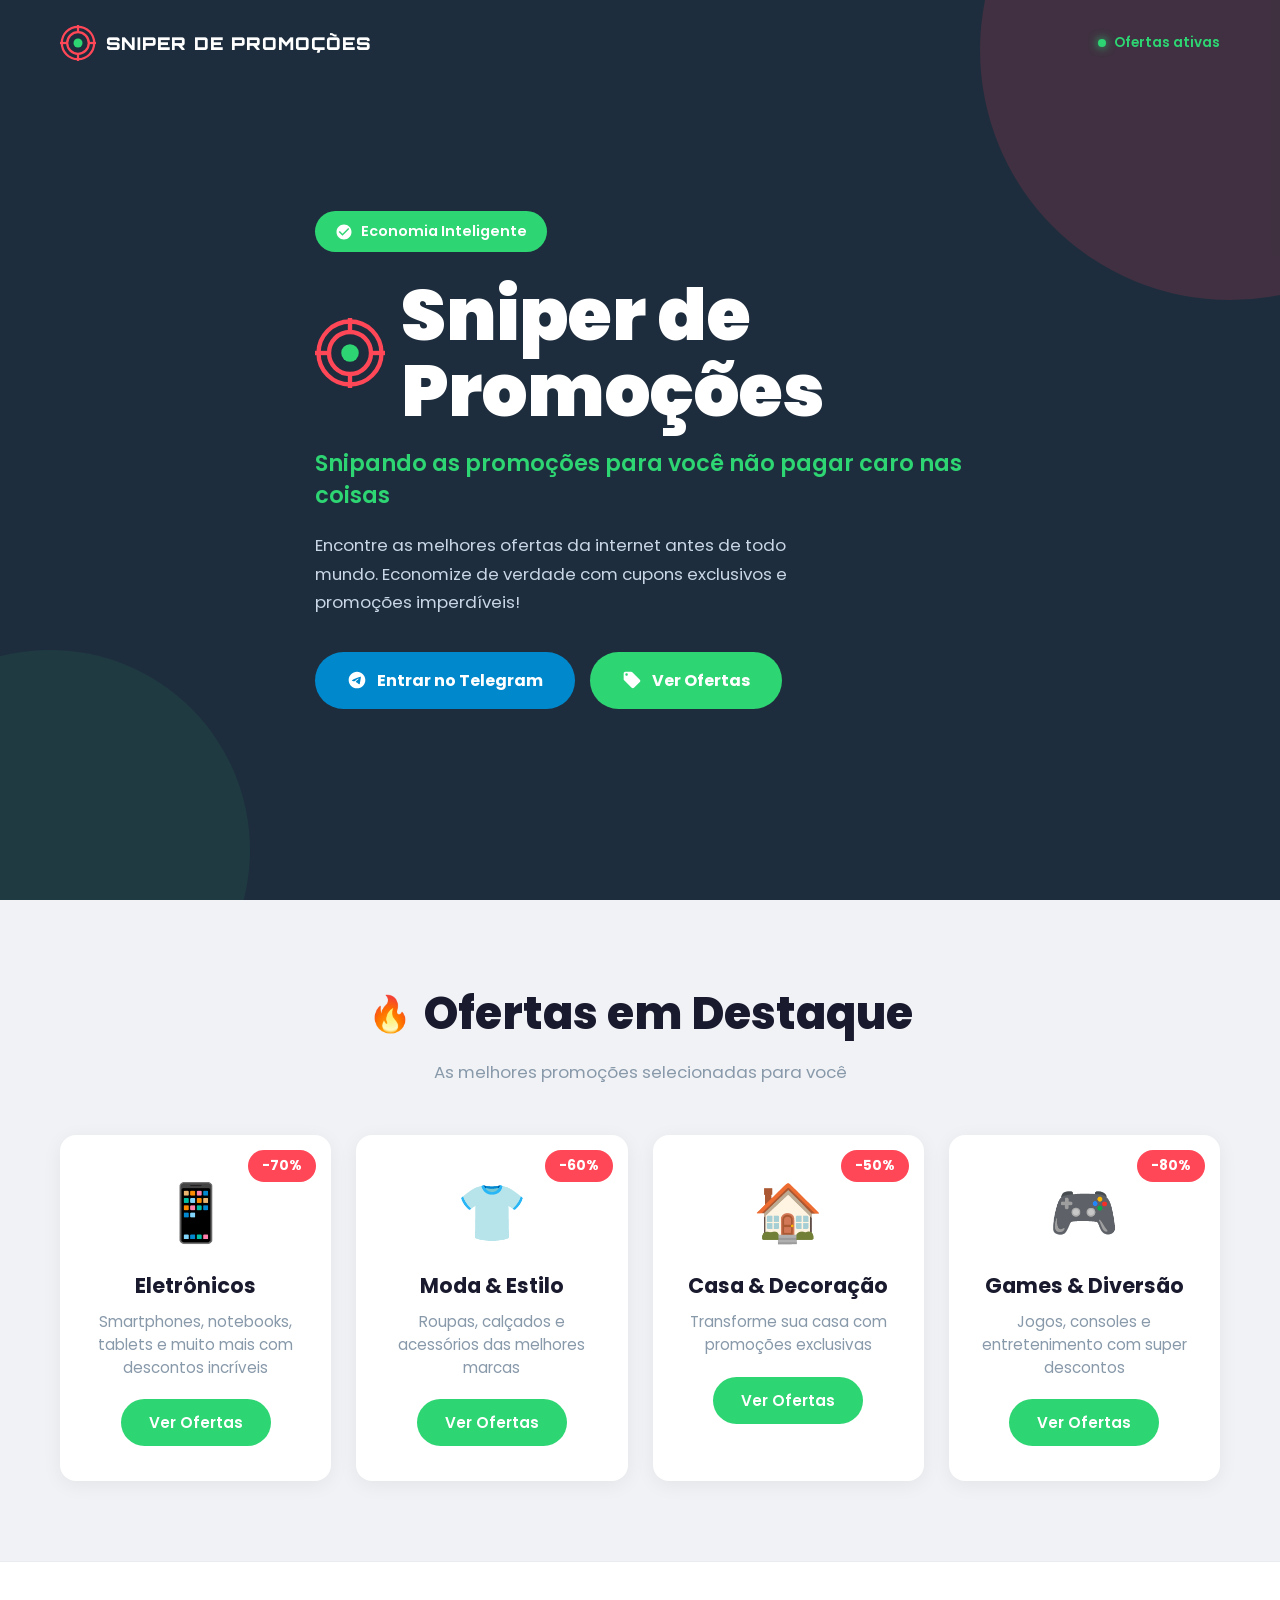
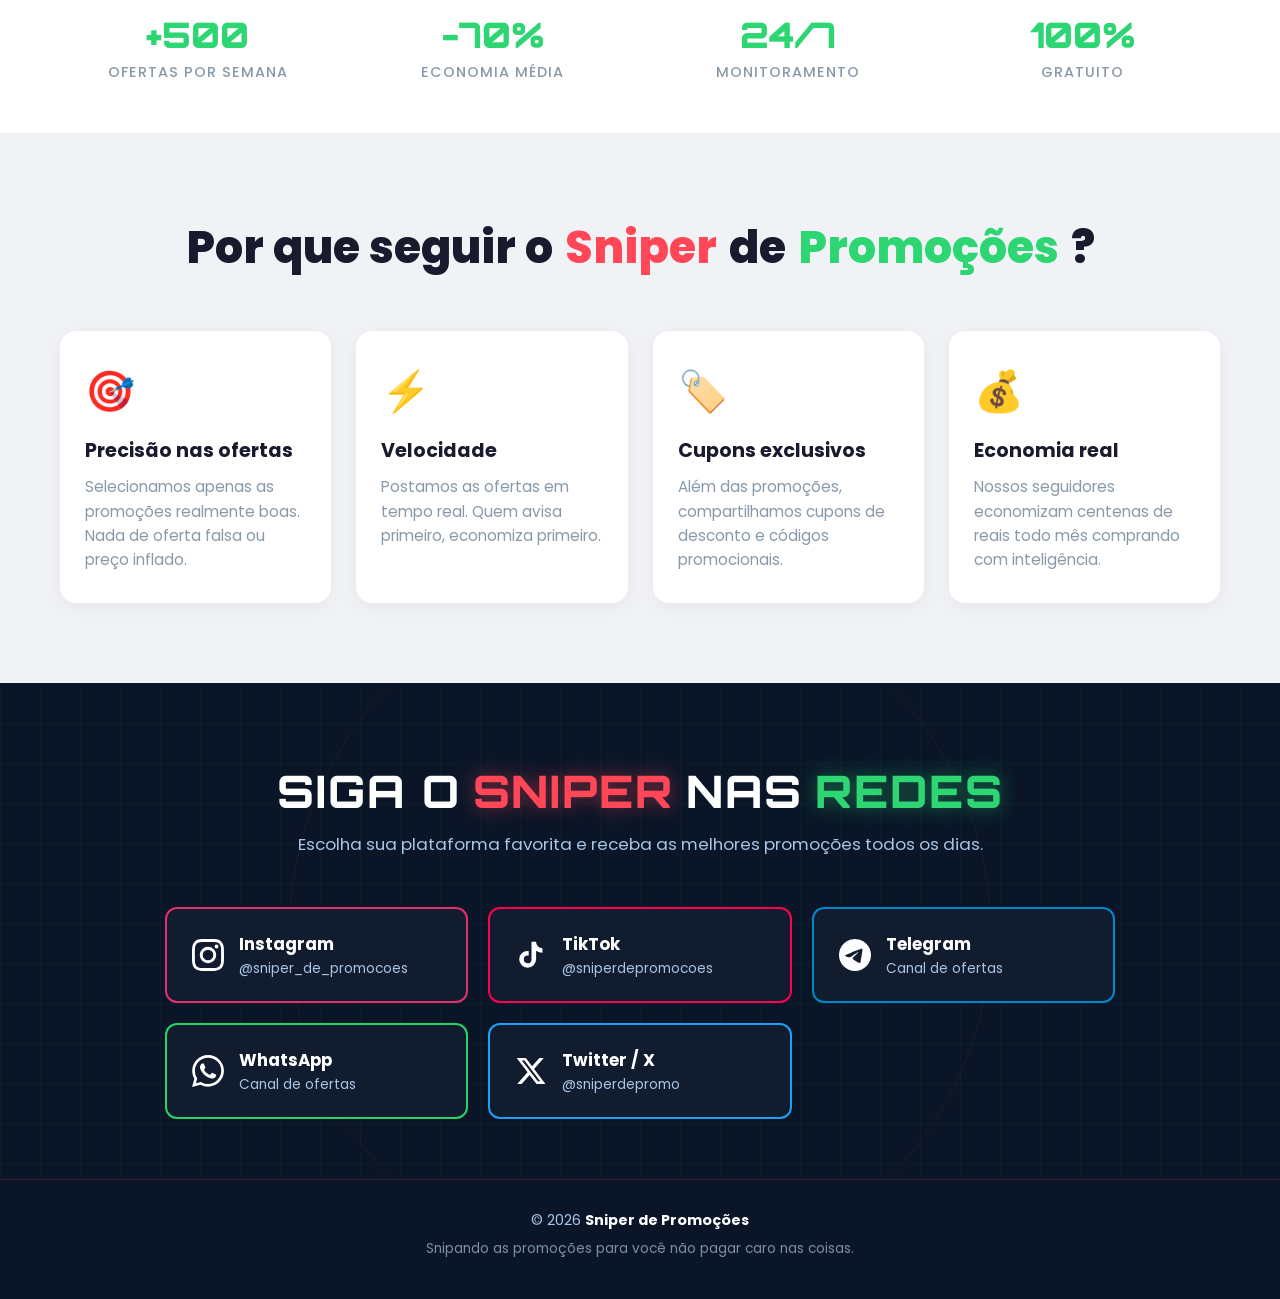
<file: index.html>
<!DOCTYPE html>
<html lang="pt-BR">
<head>
    <meta charset="UTF-8">
    <meta name="viewport" content="width=device-width, initial-scale=1.0">
    <title>Sniper de Promoções | Snipando as melhores ofertas</title>
    <meta name="description" content="Snipando as promoções para você não pagar caro nas coisas. As melhores ofertas reunidas em um só lugar.">
    <link rel="preconnect" href="https://fonts.googleapis.com">
    <link href="https://fonts.googleapis.com/css2?family=Poppins:wght@400;500;600;700;800;900&family=Orbitron:wght@700;900&display=swap" rel="stylesheet">
    <link rel="stylesheet" href="style.css">
</head>
<body>

    <!-- HEADER -->
    <header>
        <div class="container header-inner">
            <div class="logo">
                <div class="logo-icon">
                    <svg viewBox="0 0 40 40" fill="none" xmlns="http://www.w3.org/2000/svg">
                        <circle cx="20" cy="20" r="18" stroke="#ff4757" stroke-width="2.5"/>
                        <circle cx="20" cy="20" r="12" stroke="#ff4757" stroke-width="2.5"/>
                        <circle cx="20" cy="20" r="5" fill="#2ed573"/>
                        <line x1="20" y1="0" x2="20" y2="8" stroke="#ff4757" stroke-width="2.5"/>
                        <line x1="20" y1="32" x2="20" y2="40" stroke="#ff4757" stroke-width="2.5"/>
                        <line x1="0" y1="20" x2="8" y2="20" stroke="#ff4757" stroke-width="2.5"/>
                        <line x1="32" y1="20" x2="40" y2="20" stroke="#ff4757" stroke-width="2.5"/>
                    </svg>
                </div>
                <span>SNIPER DE PROMOÇÕES</span>
            </div>
            <div class="nav-status">
                <div class="status-dot"></div>
                <span>Ofertas ativas</span>
            </div>
        </div>
    </header>

    <!-- HERO -->
    <section class="hero">
        <div class="container">
            <div class="hero-content">
                <div class="badge">
                    <svg class="badge-icon" viewBox="0 0 24 24" fill="white">
                        <path d="M12 2C6.48 2 2 6.48 2 12s4.48 10 10 10 10-4.48 10-10S17.52 2 12 2zm-2 15l-5-5 1.41-1.41L10 14.17l7.59-7.59L19 8l-9 9z"/>
                    </svg>
                    Economia Inteligente
                </div>

                <div class="hero-title-wrapper">
                    <div class="hero-logo">
                        <svg viewBox="0 0 40 40" fill="none" xmlns="http://www.w3.org/2000/svg">
                            <circle cx="20" cy="20" r="18" stroke="#ff4757" stroke-width="2.5"/>
                            <circle cx="20" cy="20" r="12" stroke="#ff4757" stroke-width="2.5"/>
                            <circle cx="20" cy="20" r="5" fill="#2ed573"/>
                            <line x1="20" y1="0" x2="20" y2="8" stroke="#ff4757" stroke-width="2.5"/>
                            <line x1="20" y1="32" x2="20" y2="40" stroke="#ff4757" stroke-width="2.5"/>
                            <line x1="0" y1="20" x2="8" y2="20" stroke="#ff4757" stroke-width="2.5"/>
                            <line x1="32" y1="20" x2="40" y2="20" stroke="#ff4757" stroke-width="2.5"/>
                        </svg>
                    </div>
                    <h1>Sniper de<br>Promoções</h1>
                </div>

                <p class="slogan">Snipando as promoções para você não pagar caro nas coisas</p>

                <p class="hero-description">
                    Encontre as melhores ofertas da internet antes de todo mundo.
                    Economize de verdade com cupons exclusivos e promoções imperdíveis!
                </p>

                <div class="cta-group">
                    <a href="https://t.me/SniperDePromocoes" target="_blank" class="btn-primary">
                        <svg viewBox="0 0 24 24" fill="white">
                            <path d="M12 2C6.48 2 2 6.48 2 12s4.48 10 10 10 10-4.48 10-10S17.52 2 12 2zm4.64 6.8c-.15 1.58-.8 5.42-1.13 7.19-.14.75-.42 1-.68 1.03-.58.05-1.02-.38-1.58-.75-.88-.58-1.38-.94-2.23-1.5-.99-.65-.35-1.01.22-1.59.15-.15 2.71-2.48 2.76-2.69a.2.2 0 00-.05-.18c-.06-.05-.14-.03-.21-.02-.09.02-1.49.95-4.22 2.79-.4.27-.76.41-1.08.4-.36-.01-1.04-.2-1.55-.37-.63-.2-1.12-.31-1.08-.66.02-.18.27-.36.74-.55 2.92-1.27 4.86-2.11 5.83-2.51 2.78-1.16 3.35-1.36 3.73-1.36.08 0 .27.02.39.12.1.08.13.19.14.27-.01.06.01.24 0 .38z"/>
                        </svg>
                        Entrar no Telegram
                    </a>
                    <a href="#ofertas" class="btn-secondary">
                        <svg viewBox="0 0 24 24" fill="white">
                            <path d="M21.41 11.58l-9-9C12.05 2.22 11.55 2 11 2H4c-1.1 0-2 .9-2 2v7c0 .55.22 1.05.59 1.42l9 9c.36.36.86.58 1.41.58.55 0 1.05-.22 1.41-.59l7-7c.37-.36.59-.86.59-1.41 0-.55-.23-1.06-.59-1.42zM5.5 7C4.67 7 4 6.33 4 5.5S4.67 4 5.5 4 7 4.67 7 5.5 6.33 7 5.5 7z"/>
                        </svg>
                        Ver Ofertas
                    </a>
                </div>
            </div>
        </div>
    </section>

    <!-- OFERTAS EM DESTAQUE -->
    <section class="ofertas" id="ofertas">
        <div class="container">
            <div class="section-header">
                <h2 class="section-title">
                    <span class="fire">🔥</span> Ofertas em Destaque
                </h2>
                <p class="section-subtitle">As melhores promoções selecionadas para você</p>
            </div>

            <div class="ofertas-grid">
                <div class="oferta-card">
                    <span class="oferta-badge">-70%</span>
                    <span class="oferta-icon">📱</span>
                    <h3>Eletrônicos</h3>
                    <p>Smartphones, notebooks, tablets e muito mais com descontos incríveis</p>
                    <a href="https://t.me/SniperDePromocoes" target="_blank" class="btn-oferta">Ver Ofertas</a>
                </div>

                <div class="oferta-card">
                    <span class="oferta-badge">-60%</span>
                    <span class="oferta-icon">👕</span>
                    <h3>Moda & Estilo</h3>
                    <p>Roupas, calçados e acessórios das melhores marcas</p>
                    <a href="https://t.me/SniperDePromocoes" target="_blank" class="btn-oferta">Ver Ofertas</a>
                </div>

                <div class="oferta-card">
                    <span class="oferta-badge">-50%</span>
                    <span class="oferta-icon">🏠</span>
                    <h3>Casa & Decoração</h3>
                    <p>Transforme sua casa com promoções exclusivas</p>
                    <a href="https://t.me/SniperDePromocoes" target="_blank" class="btn-oferta">Ver Ofertas</a>
                </div>

                <div class="oferta-card">
                    <span class="oferta-badge">-80%</span>
                    <span class="oferta-icon">🎮</span>
                    <h3>Games & Diversão</h3>
                    <p>Jogos, consoles e entretenimento com super descontos</p>
                    <a href="https://t.me/SniperDePromocoes" target="_blank" class="btn-oferta">Ver Ofertas</a>
                </div>
            </div>
        </div>
    </section>

    <!-- STATS -->
    <section class="stats">
        <div class="container">
            <div class="stats-grid">
                <div class="stat">
                    <div class="stat-number">+500</div>
                    <div class="stat-label">Ofertas por semana</div>
                </div>
                <div class="stat">
                    <div class="stat-number">-70%</div>
                    <div class="stat-label">Economia média</div>
                </div>
                <div class="stat">
                    <div class="stat-number">24/7</div>
                    <div class="stat-label">Monitoramento</div>
                </div>
                <div class="stat">
                    <div class="stat-number">100%</div>
                    <div class="stat-label">Gratuito</div>
                </div>
            </div>
        </div>
    </section>

    <!-- SOBRE -->
    <section class="sobre">
        <div class="container">
            <div class="section-header">
                <h2 class="section-title">
                    Por que seguir o <span style="color: var(--vermelho);">Sniper</span> de <span style="color: var(--verde);">Promoções</span>?
                </h2>
            </div>

            <div class="features">
                <div class="feature">
                    <div class="feature-icon">🎯</div>
                    <h3>Precisão nas ofertas</h3>
                    <p>Selecionamos apenas as promoções realmente boas. Nada de oferta falsa ou preço inflado.</p>
                </div>
                <div class="feature">
                    <div class="feature-icon">⚡</div>
                    <h3>Velocidade</h3>
                    <p>Postamos as ofertas em tempo real. Quem avisa primeiro, economiza primeiro.</p>
                </div>
                <div class="feature">
                    <div class="feature-icon">🏷️</div>
                    <h3>Cupons exclusivos</h3>
                    <p>Além das promoções, compartilhamos cupons de desconto e códigos promocionais.</p>
                </div>
                <div class="feature">
                    <div class="feature-icon">💰</div>
                    <h3>Economia real</h3>
                    <p>Nossos seguidores economizam centenas de reais todo mês comprando com inteligência.</p>
                </div>
            </div>
        </div>
    </section>

    <!-- REDES SOCIAIS -->
    <section class="redes" id="redes">
        <div class="container">
            <div class="section-header">
                <h2 class="section-title">
                    Siga o <span class="red">Sniper</span> nas <span class="green">Redes</span>
                </h2>
                <p class="section-subtitle">Escolha sua plataforma favorita e receba as melhores promoções todos os dias.</p>
            </div>

            <div class="social-grid">
                <!-- Instagram -->
                <a href="https://www.instagram.com/sniper_de_promocoes/" target="_blank" class="social-btn instagram">
                    <svg class="social-logo" viewBox="0 0 24 24" fill="white">
                        <path d="M12 2.163c3.204 0 3.584.012 4.85.07 3.252.148 4.771 1.691 4.919 4.919.058 1.265.069 1.645.069 4.849 0 3.205-.012 3.584-.069 4.849-.149 3.225-1.664 4.771-4.919 4.919-1.266.058-1.644.07-4.85.07-3.204 0-3.584-.012-4.849-.07-3.26-.149-4.771-1.699-4.919-4.92-.058-1.265-.07-1.644-.07-4.849 0-3.204.013-3.583.07-4.849.149-3.227 1.664-4.771 4.919-4.919 1.266-.057 1.645-.069 4.849-.069zM12 0C8.741 0 8.333.014 7.053.072 2.695.272.273 2.69.073 7.052.014 8.333 0 8.741 0 12c0 3.259.014 3.668.072 4.948.2 4.358 2.618 6.78 6.98 6.98C8.333 23.986 8.741 24 12 24c3.259 0 3.668-.014 4.948-.072 4.354-.2 6.782-2.618 6.979-6.98.059-1.28.073-1.689.073-4.948 0-3.259-.014-3.667-.072-4.947-.196-4.354-2.617-6.78-6.979-6.98C15.668.014 15.259 0 12 0zm0 5.838a6.162 6.162 0 100 12.324 6.162 6.162 0 000-12.324zM12 16a4 4 0 110-8 4 4 0 010 8zm6.406-11.845a1.44 1.44 0 100 2.881 1.44 1.44 0 000-2.881z"/>
                    </svg>
                    <div class="social-info">
                        <span class="social-name">Instagram</span>
                        <span class="social-handle">@sniper_de_promocoes</span>
                    </div>
                </a>

                <!-- TikTok -->
                <a href="https://www.tiktok.com/@sniperdepromocoes" target="_blank" class="social-btn tiktok">
                    <svg class="social-logo" viewBox="0 0 24 24" fill="white">
                        <path d="M19.59 6.69a4.83 4.83 0 01-3.77-4.25V2h-3.45v13.67a2.89 2.89 0 01-2.88 2.5 2.89 2.89 0 01-2.89-2.89 2.89 2.89 0 012.89-2.89c.28 0 .54.04.79.1v-3.5a6.37 6.37 0 00-.79-.05A6.34 6.34 0 003.15 15.2a6.34 6.34 0 006.34 6.34 6.34 6.34 0 006.34-6.34V8.73a8.19 8.19 0 004.76 1.52v-3.4a4.85 4.85 0 01-1-.16z"/>
                    </svg>
                    <div class="social-info">
                        <span class="social-name">TikTok</span>
                        <span class="social-handle">@sniperdepromocoes</span>
                    </div>
                </a>

                <!-- Telegram -->
                <a href="https://t.me/SniperDePromocoes" target="_blank" class="social-btn telegram">
                    <svg class="social-logo" viewBox="0 0 24 24" fill="white">
                        <path d="M11.944 0A12 12 0 000 12a12 12 0 0012 12 12 12 0 0012-12A12 12 0 0012 0a12 12 0 00-.056 0zm4.962 7.224c.1-.002.321.023.465.14a.506.506 0 01.171.325c.016.093.036.306.02.472-.18 1.898-.962 6.502-1.36 8.627-.168.9-.499 1.201-.82 1.23-.696.065-1.225-.46-1.9-.902-1.056-.693-1.653-1.124-2.678-1.8-1.185-.78-.417-1.21.258-1.91.177-.184 3.247-2.977 3.307-3.23.007-.032.014-.15-.056-.212s-.174-.041-.249-.024c-.106.024-1.793 1.14-5.061 3.345-.479.33-.913.49-1.302.48-.428-.008-1.252-.241-1.865-.44-.752-.245-1.349-.374-1.297-.789.027-.216.325-.437.893-.663 3.498-1.524 5.83-2.529 6.998-3.014 3.332-1.386 4.025-1.627 4.476-1.635z"/>
                    </svg>
                    <div class="social-info">
                        <span class="social-name">Telegram</span>
                        <span class="social-handle">Canal de ofertas</span>
                    </div>
                </a>

                <!-- WhatsApp -->
                <a href="https://whatsapp.com/channel/0029VbDHGlp0gcfNymH8cA0V" target="_blank" class="social-btn whatsapp">
                    <svg class="social-logo" viewBox="0 0 24 24" fill="white">
                        <path d="M17.472 14.382c-.297-.149-1.758-.867-2.03-.967-.273-.099-.471-.148-.67.15-.197.297-.767.966-.94 1.164-.173.199-.347.223-.644.075-.297-.15-1.255-.463-2.39-1.475-.883-.788-1.48-1.761-1.653-2.059-.173-.297-.018-.458.13-.606.134-.133.298-.347.446-.52.149-.174.198-.298.298-.497.099-.198.05-.371-.025-.52-.075-.149-.669-1.612-.916-2.207-.242-.579-.487-.5-.669-.51-.173-.008-.371-.01-.57-.01-.198 0-.52.074-.792.372-.272.297-1.04 1.016-1.04 2.479 0 1.462 1.065 2.875 1.213 3.074.149.198 2.096 3.2 5.077 4.487.709.306 1.262.489 1.694.625.712.227 1.36.195 1.871.118.571-.085 1.758-.719 2.006-1.413.248-.694.248-1.289.173-1.413-.074-.124-.272-.198-.57-.347m-5.421 7.403h-.004a9.87 9.87 0 01-5.031-1.378l-.361-.214-3.741.982.998-3.648-.235-.374a9.86 9.86 0 01-1.51-5.26c.001-5.45 4.436-9.884 9.888-9.884 2.64 0 5.122 1.03 6.988 2.898a9.825 9.825 0 012.893 6.994c-.003 5.45-4.437 9.884-9.885 9.884m8.413-18.297A11.815 11.815 0 0012.05 0C5.495 0 .16 5.335.157 11.892c0 2.096.547 4.142 1.588 5.945L.057 24l6.305-1.654a11.882 11.882 0 005.683 1.448h.005c6.554 0 11.89-5.335 11.893-11.893a11.821 11.821 0 00-3.48-8.413z"/>
                    </svg>
                    <div class="social-info">
                        <span class="social-name">WhatsApp</span>
                        <span class="social-handle">Canal de ofertas</span>
                    </div>
                </a>

                <!-- Twitter / X -->
                <a href="https://x.com/sniperdepromo" target="_blank" class="social-btn twitter">
                    <svg class="social-logo" viewBox="0 0 24 24" fill="white">
                        <path d="M18.244 2.25h3.308l-7.227 8.26 8.502 11.24H16.17l-5.214-6.817L4.99 21.75H1.68l7.73-8.835L1.254 2.25H8.08l4.713 6.231zm-1.161 17.52h1.833L7.084 4.126H5.117z"/>
                    </svg>
                    <div class="social-info">
                        <span class="social-name">Twitter / X</span>
                        <span class="social-handle">@sniperdepromo</span>
                    </div>
                </a>
            </div>
        </div>
    </section>

    <!-- FOOTER -->
    <footer>
        <p>© 2026 <strong>Sniper de Promoções</strong></p>
        <p>Snipando as promoções para você não pagar caro nas coisas.</p>
    </footer>

</body>
</html>
</file>
<file: style.css>
/* ==================== RESET & BASE ==================== */
* {
    margin: 0;
    padding: 0;
    box-sizing: border-box;
}

:root {
    --azul-hero: #1e2d3d;
    --azul-escuro: #0a1628;
    --azul-card: #111d2e;
    --verde: #2ed573;
    --verde-hover: #26c265;
    --vermelho: #ff4757;
    --vermelho-hover: #ff3344;
    --fundo-claro: #f0f2f5;
    --texto-escuro: #1a1a2e;
    --texto-claro: #ffffff;
    --texto-muted: #8899aa;
    --instagram: #e1306c;
    --tiktok: #ff0050;
    --telegram: #0088cc;
    --whatsapp: #25d366;
    --twitter: #1da1f2;
}

html {
    scroll-behavior: smooth;
}

body {
    font-family: 'Poppins', sans-serif;
    background: var(--fundo-claro);
    color: var(--texto-escuro);
    overflow-x: hidden;
}

.container {
    max-width: 1200px;
    margin: 0 auto;
    padding: 0 20px;
}

/* ==================== HEADER ==================== */
header {
    position: absolute;
    top: 0;
    left: 0;
    right: 0;
    padding: 25px 0;
    z-index: 10;
}

.header-inner {
    display: flex;
    justify-content: space-between;
    align-items: center;
}

.logo {
    display: flex;
    align-items: center;
    gap: 10px;
    font-family: 'Orbitron', sans-serif;
    font-weight: 900;
    font-size: 1.1rem;
    letter-spacing: 1px;
    color: white;
}

.logo-icon {
    width: 36px;
    height: 36px;
    position: relative;
}

.logo-icon svg {
    width: 100%;
    height: 100%;
}

.nav-status {
    display: flex;
    align-items: center;
    gap: 8px;
    font-size: 0.85rem;
    color: var(--verde);
    font-weight: 600;
}

.status-dot {
    width: 8px;
    height: 8px;
    background: var(--verde);
    border-radius: 50%;
    box-shadow: 0 0 10px var(--verde);
    animation: pulse 2s infinite;
}

@keyframes pulse {
    0%, 100% { opacity: 1; }
    50% { opacity: 0.4; }
}

/* ==================== HERO ==================== */
.hero {
    background: var(--azul-hero);
    min-height: 100vh;
    display: flex;
    align-items: center;
    position: relative;
    overflow: hidden;
    padding: 100px 0 80px;
}

.hero::before {
    content: '';
    position: absolute;
    top: -200px;
    right: -200px;
    width: 500px;
    height: 500px;
    background: rgba(255, 71, 87, 0.15);
    border-radius: 50%;
    pointer-events: none;
}

.hero::after {
    content: '';
    position: absolute;
    bottom: -150px;
    left: -150px;
    width: 400px;
    height: 400px;
    background: rgba(46, 213, 115, 0.08);
    border-radius: 50%;
    pointer-events: none;
}

.hero-content {
    position: relative;
    z-index: 2;
    max-width: 650px;
}

.badge {
    display: inline-flex;
    align-items: center;
    gap: 8px;
    background: var(--verde);
    color: white;
    padding: 10px 20px;
    border-radius: 50px;
    font-size: 0.9rem;
    font-weight: 600;
    margin-bottom: 25px;
}

.badge-icon {
    width: 18px;
    height: 18px;
}

.hero-title-wrapper {
    display: flex;
    align-items: center;
    gap: 16px;
    margin-bottom: 20px;
}

.hero-logo {
    width: 70px;
    height: 70px;
    flex-shrink: 0;
}

.hero-logo svg {
    width: 100%;
    height: 100%;
}

h1 {
    font-size: clamp(2.5rem, 6vw, 4.5rem);
    font-weight: 900;
    color: white;
    line-height: 1.05;
}

.slogan {
    font-size: clamp(1.1rem, 2.5vw, 1.4rem);
    color: var(--verde);
    font-weight: 600;
    margin-bottom: 20px;
    line-height: 1.4;
}

.hero-description {
    font-size: 1.05rem;
    color: #c8d6e5;
    line-height: 1.7;
    margin-bottom: 35px;
    max-width: 520px;
}

.cta-group {
    display: flex;
    gap: 15px;
    flex-wrap: wrap;
}

.btn-primary {
    padding: 16px 32px;
    background: #0088cc;
    color: white;
    font-weight: 700;
    font-size: 1rem;
    border: none;
    border-radius: 50px;
    cursor: pointer;
    text-decoration: none;
    display: inline-flex;
    align-items: center;
    gap: 10px;
    transition: all 0.3s;
    font-family: 'Poppins', sans-serif;
}

.btn-primary:hover {
    background: #0077b5;
    transform: translateY(-2px);
    box-shadow: 0 10px 30px rgba(0, 136, 204, 0.4);
}

.btn-primary svg {
    width: 20px;
    height: 20px;
}

.btn-secondary {
    padding: 16px 32px;
    background: #2ed573;
    color: white;
    font-weight: 700;
    font-size: 1rem;
    border: none;
    border-radius: 50px;
    cursor: pointer;
    text-decoration: none;
    display: inline-flex;
    align-items: center;
    gap: 10px;
    transition: all 0.3s;
    font-family: 'Poppins', sans-serif;
}

.btn-secondary:hover {
    background: #26c265;
    transform: translateY(-2px);
    box-shadow: 0 10px 30px rgba(46, 213, 115, 0.4);
}

.btn-secondary svg {
    width: 20px;
    height: 20px;
}

/* ==================== OFERTAS ==================== */
.ofertas {
    background: var(--fundo-claro);
    padding: 80px 0;
}

.section-header {
    text-align: center;
    margin-bottom: 50px;
}

.section-title {
    font-size: clamp(1.8rem, 4vw, 2.8rem);
    font-weight: 800;
    color: var(--texto-escuro);
    margin-bottom: 12px;
    display: flex;
    align-items: center;
    justify-content: center;
    gap: 12px;
}

.section-title .fire {
    font-size: 2.2rem;
}

.section-subtitle {
    font-size: 1.05rem;
    color: var(--texto-muted);
}

.ofertas-grid {
    display: grid;
    grid-template-columns: repeat(auto-fit, minmax(240px, 1fr));
    gap: 25px;
}

.oferta-card {
    background: white;
    border-radius: 16px;
    padding: 35px 25px;
    text-align: center;
    position: relative;
    box-shadow: 0 4px 20px rgba(0, 0, 0, 0.06);
    transition: all 0.3s;
}

.oferta-card:hover {
    transform: translateY(-5px);
    box-shadow: 0 10px 40px rgba(0, 0, 0, 0.12);
}

.oferta-badge {
    position: absolute;
    top: 15px;
    right: 15px;
    background: var(--vermelho);
    color: white;
    padding: 6px 14px;
    border-radius: 50px;
    font-size: 0.85rem;
    font-weight: 700;
}

.oferta-icon {
    font-size: 3.5rem;
    margin-bottom: 15px;
    display: block;
}

.oferta-card h3 {
    font-size: 1.3rem;
    font-weight: 700;
    color: var(--texto-escuro);
    margin-bottom: 10px;
}

.oferta-card p {
    font-size: 0.95rem;
    color: var(--texto-muted);
    line-height: 1.5;
    margin-bottom: 20px;
}

.btn-oferta {
    display: inline-block;
    padding: 12px 28px;
    background: var(--verde);
    color: white;
    text-decoration: none;
    border-radius: 50px;
    font-weight: 600;
    font-size: 0.95rem;
    transition: all 0.3s;
}

.btn-oferta:hover {
    background: var(--verde-hover);
    transform: translateY(-2px);
    box-shadow: 0 8px 20px rgba(46, 213, 115, 0.35);
}

/* ==================== STATS ==================== */
.stats {
    background: white;
    padding: 50px 0;
    border-top: 1px solid #e8ecf0;
    border-bottom: 1px solid #e8ecf0;
}

.stats-grid {
    display: grid;
    grid-template-columns: repeat(auto-fit, minmax(180px, 1fr));
    gap: 20px;
    text-align: center;
}

.stat-number {
    font-family: 'Orbitron', sans-serif;
    font-size: 2.2rem;
    font-weight: 900;
    color: var(--verde);
}

.stat-label {
    font-size: 0.9rem;
    color: var(--texto-muted);
    text-transform: uppercase;
    letter-spacing: 1px;
    margin-top: 5px;
    font-weight: 500;
}

/* ==================== SOBRE ==================== */
.sobre {
    background: var(--fundo-claro);
    padding: 80px 0;
}

.features {
    display: grid;
    grid-template-columns: repeat(auto-fit, minmax(250px, 1fr));
    gap: 25px;
    margin-top: 40px;
}

.feature {
    background: white;
    border-radius: 16px;
    padding: 30px 25px;
    text-align: left;
    transition: all 0.3s;
    box-shadow: 0 4px 20px rgba(0, 0, 0, 0.05);
}

.feature:hover {
    transform: translateY(-5px);
    box-shadow: 0 10px 30px rgba(0, 0, 0, 0.1);
}

.feature-icon {
    font-size: 2.5rem;
    margin-bottom: 15px;
}

.feature h3 {
    color: var(--texto-escuro);
    font-size: 1.2rem;
    margin-bottom: 10px;
    font-weight: 700;
}

.feature p {
    color: var(--texto-muted);
    font-size: 0.95rem;
    line-height: 1.6;
}

/* ==================== REDES SOCIAIS ==================== */
.redes {
    background: var(--azul-escuro);
    padding: 80px 0 60px;
    position: relative;
    overflow: hidden;
}

.redes::before {
    content: '';
    position: absolute;
    top: 0;
    left: 0;
    width: 100%;
    height: 100%;
    background-image:
        linear-gradient(rgba(46, 213, 115, 0.04) 1px, transparent 1px),
        linear-gradient(90deg, rgba(46, 213, 115, 0.04) 1px, transparent 1px);
    background-size: 40px 40px;
    pointer-events: none;
}

.redes::after {
    content: '';
    position: absolute;
    top: 50%;
    left: 50%;
    transform: translate(-50%, -50%);
    width: 700px;
    height: 700px;
    border: 1px solid rgba(255, 71, 87, 0.08);
    border-radius: 50%;
    pointer-events: none;
}

.redes .section-title {
    color: white;
    font-family: 'Orbitron', sans-serif;
    text-transform: uppercase;
    letter-spacing: 2px;
}

.redes .section-title .red {
    color: var(--vermelho);
    text-shadow: 0 0 20px rgba(255, 71, 87, 0.5);
}

.redes .section-title .green {
    color: var(--verde);
    text-shadow: 0 0 20px rgba(46, 213, 115, 0.5);
}

.redes .section-subtitle {
    color: #a8c4e6;
}

.social-grid {
    display: grid;
    grid-template-columns: repeat(auto-fit, minmax(280px, 1fr));
    gap: 20px;
    max-width: 950px;
    margin: 40px auto 0;
    position: relative;
    z-index: 2;
}

.social-btn {
    display: flex;
    align-items: center;
    gap: 15px;
    padding: 22px 25px;
    background: var(--azul-card);
    border: 2px solid;
    border-radius: 12px;
    text-decoration: none;
    color: white;
    transition: all 0.3s;
    position: relative;
    overflow: hidden;
}

.social-btn::before {
    content: '';
    position: absolute;
    top: 0;
    left: -100%;
    width: 100%;
    height: 100%;
    background: linear-gradient(90deg, transparent, rgba(255, 255, 255, 0.05), transparent);
    transition: left 0.5s;
}

.social-btn:hover::before {
    left: 100%;
}

.social-btn.instagram { border-color: var(--instagram); }
.social-btn.instagram:hover { background: var(--instagram); box-shadow: 0 0 30px rgba(225, 48, 108, 0.5); }

.social-btn.tiktok { border-color: var(--tiktok); }
.social-btn.tiktok:hover { background: var(--tiktok); box-shadow: 0 0 30px rgba(255, 0, 80, 0.5); }

.social-btn.telegram { border-color: var(--telegram); }
.social-btn.telegram:hover { background: var(--telegram); box-shadow: 0 0 30px rgba(0, 136, 204, 0.5); }

.social-btn.whatsapp { border-color: var(--whatsapp); }
.social-btn.whatsapp:hover { background: var(--whatsapp); box-shadow: 0 0 30px rgba(37, 211, 102, 0.5); }

.social-btn.twitter { border-color: var(--twitter); }
.social-btn.twitter:hover { background: var(--twitter); box-shadow: 0 0 30px rgba(29, 161, 242, 0.5); }

.social-logo {
    width: 32px;
    height: 32px;
    flex-shrink: 0;
}

.social-info {
    display: flex;
    flex-direction: column;
}

.social-name {
    font-weight: 700;
    font-size: 1.05rem;
}

.social-handle {
    font-size: 0.85rem;
    color: #a8c4e6;
    font-weight: 400;
    margin-top: 2px;
}

.social-btn:hover .social-handle {
    color: rgba(255, 255, 255, 0.85);
}

/* ==================== FOOTER ==================== */
footer {
    background: var(--azul-escuro);
    text-align: center;
    padding: 30px 20px 40px;
    border-top: 1px solid rgba(255, 71, 87, 0.2);
    color: #a8c4e6;
    font-size: 0.9rem;
    position: relative;
    z-index: 2;
}

footer strong {
    color: white;
}

footer p:last-child {
    margin-top: 8px;
    font-size: 0.85rem;
    color: #7a8fa6;
}

/* ==================== RESPONSIVO ==================== */

/* -- Tablets (até 1024px) -- */
@media (max-width: 1024px) {
    .hero::before {
        width: 350px;
        height: 350px;
        top: -120px;
        right: -120px;
    }

    .hero::after {
        width: 280px;
        height: 280px;
        bottom: -100px;
        left: -100px;
    }

    .hero-content {
        max-width: 500px;
    }

    .redes::after {
        width: 500px;
        height: 500px;
    }
}

/* -- Celulares grandes / Tablets pequenos (até 768px) -- */
@media (max-width: 768px) {
    header {
        padding: 18px 0;
    }

    .logo {
        font-size: 0.85rem;
        gap: 6px;
    }

    .logo-icon {
        width: 28px;
        height: 28px;
    }

    .nav-status {
        font-size: 0.75rem;
    }

    .hero {
        padding: 100px 0 50px;
        min-height: auto;
    }

    .hero::before {
        width: 250px;
        height: 250px;
        top: -80px;
        right: -80px;
    }

    .hero::after {
        width: 200px;
        height: 200px;
    }

    .hero-title-wrapper {
        gap: 10px;
    }

    .hero-logo {
        width: 50px;
        height: 50px;
    }

    .badge {
        font-size: 0.8rem;
        padding: 8px 16px;
    }

    .hero-description {
        font-size: 0.95rem;
        max-width: 100%;
    }

    .ofertas {
        padding: 50px 0;
    }

    .ofertas-grid {
        grid-template-columns: repeat(auto-fit, minmax(200px, 1fr));
        gap: 18px;
    }

    .sobre {
        padding: 50px 0;
    }

    .features {
        grid-template-columns: repeat(auto-fit, minmax(220px, 1fr));
        gap: 18px;
    }

    .redes {
        padding: 50px 0 40px;
    }

    .redes::after {
        width: 350px;
        height: 350px;
    }

    .redes::before {
        background-size: 25px 25px;
    }

    .social-grid {
        grid-template-columns: 1fr;
        max-width: 450px;
    }
}

/* -- Celulares (até 480px) -- */
@media (max-width: 480px) {
    .container {
        padding: 0 15px;
    }

    header {
        padding: 15px 0;
    }

    .logo {
        font-size: 0.75rem;
        gap: 5px;
    }

    .logo-icon {
        width: 24px;
        height: 24px;
    }

    .nav-status {
        font-size: 0.7rem;
        gap: 5px;
    }

    .status-dot {
        width: 6px;
        height: 6px;
    }

    .hero {
        padding: 90px 0 40px;
    }

    .hero::before {
        width: 180px;
        height: 180px;
        top: -60px;
        right: -60px;
    }

    .hero::after {
        width: 140px;
        height: 140px;
    }

    .hero-content {
        max-width: 100%;
    }

    .hero-title-wrapper {
        gap: 8px;
    }

    .hero-logo {
        width: 42px;
        height: 42px;
    }

    .badge {
        font-size: 0.75rem;
        padding: 7px 14px;
        margin-bottom: 18px;
    }

    .hero-description {
        font-size: 0.9rem;
        margin-bottom: 25px;
    }

    .cta-group {
        flex-direction: column;
    }

    .btn-primary,
    .btn-secondary {
        width: 100%;
        justify-content: center;
        padding: 14px 24px;
        font-size: 0.95rem;
    }

    .ofertas-grid {
        grid-template-columns: 1fr;
        gap: 15px;
    }

    .oferta-card {
        padding: 28px 20px;
    }

    .section-header {
        margin-bottom: 35px;
    }

    .section-title {
        flex-wrap: wrap;
        gap: 8px;
    }

    .stats {
        padding: 30px 0;
    }

    .stats-grid {
        grid-template-columns: repeat(2, 1fr);
        gap: 15px;
    }

    .stat-number {
        font-size: 1.6rem;
    }

    .stat-label {
        font-size: 0.75rem;
    }

    .features {
        grid-template-columns: 1fr;
        gap: 15px;
    }

    .feature {
        padding: 25px 20px;
    }

    .redes {
        padding: 40px 0 30px;
    }

    .redes::after {
        width: 250px;
        height: 250px;
    }

    .redes::before {
        background-size: 18px 18px;
    }

    .social-grid {
        gap: 12px;
    }

    .social-btn {
        padding: 16px 18px;
    }

    .social-logo {
        width: 26px;
        height: 26px;
    }

    .social-name {
        font-size: 0.95rem;
    }

    .social-handle {
        font-size: 0.78rem;
    }

    footer {
        padding: 20px 15px 30px;
        font-size: 0.8rem;
    }

    footer p:last-child {
        font-size: 0.75rem;
    }
}
</file>
